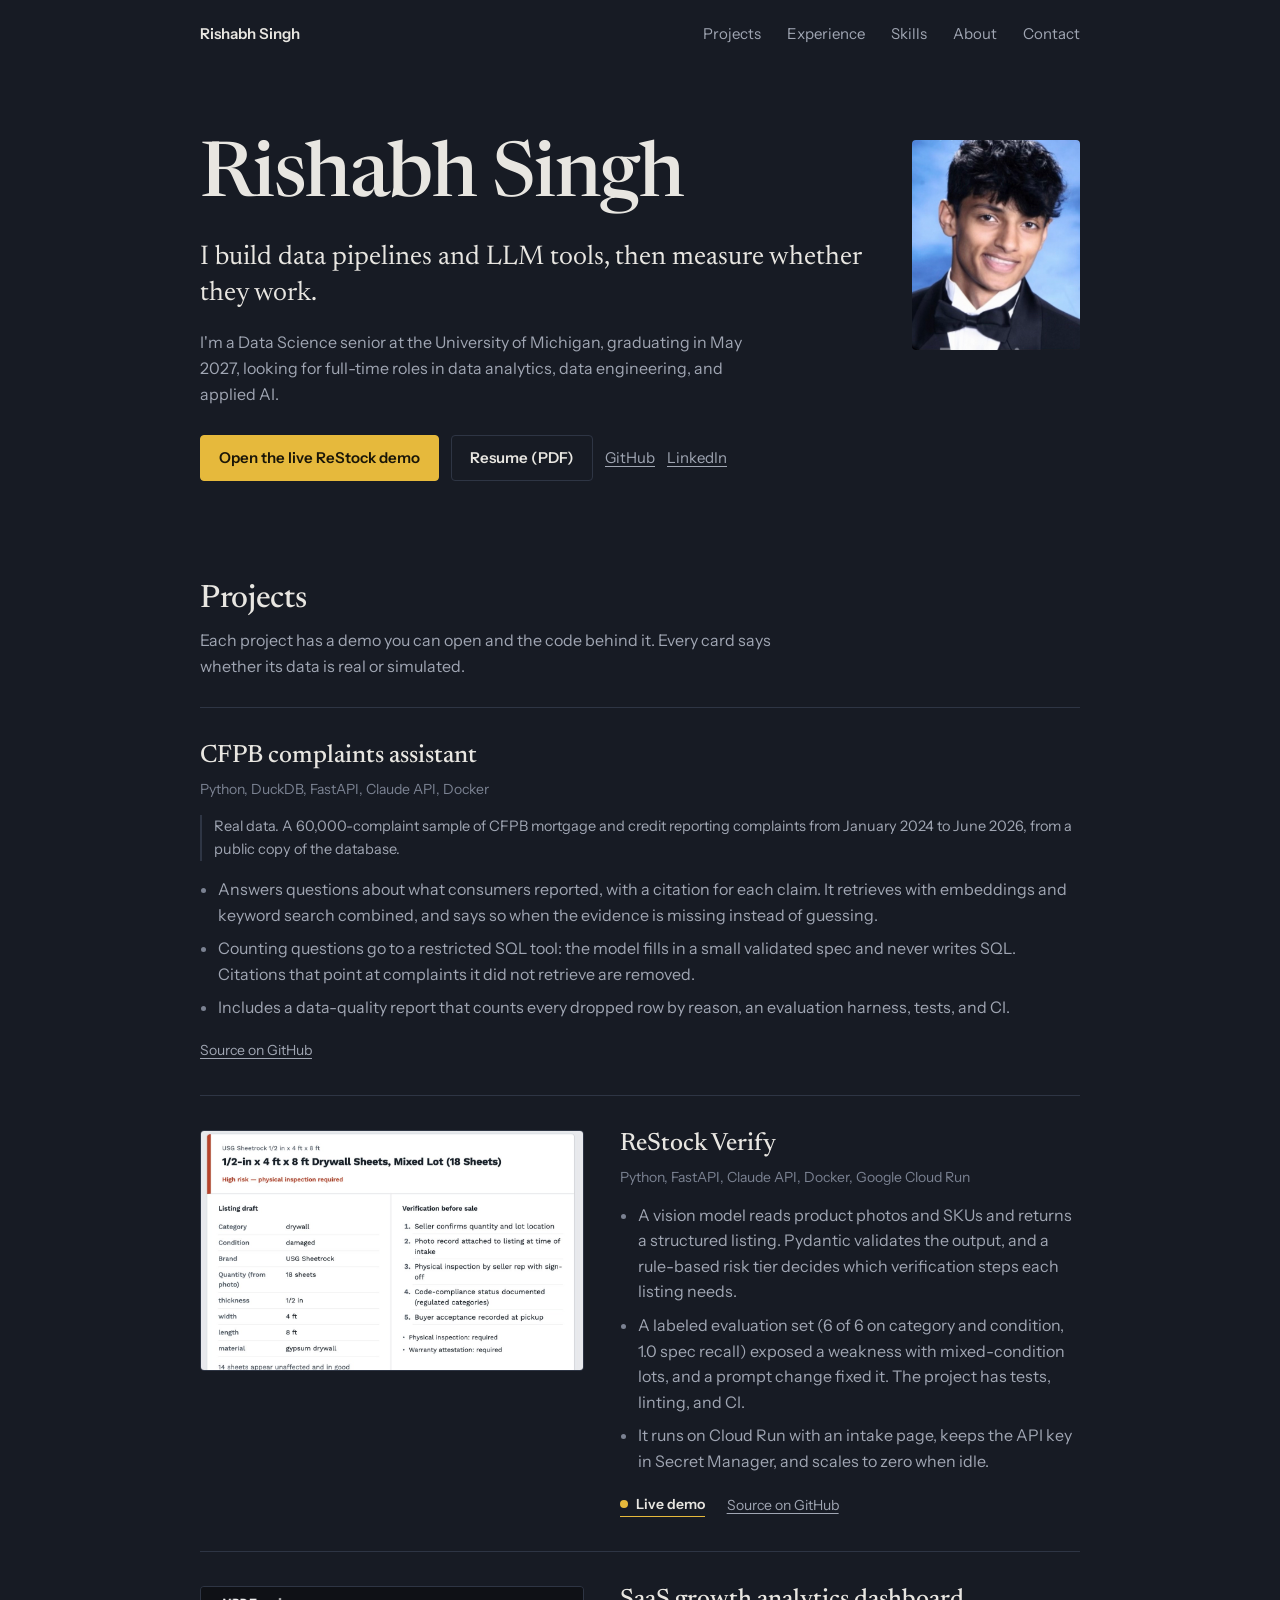
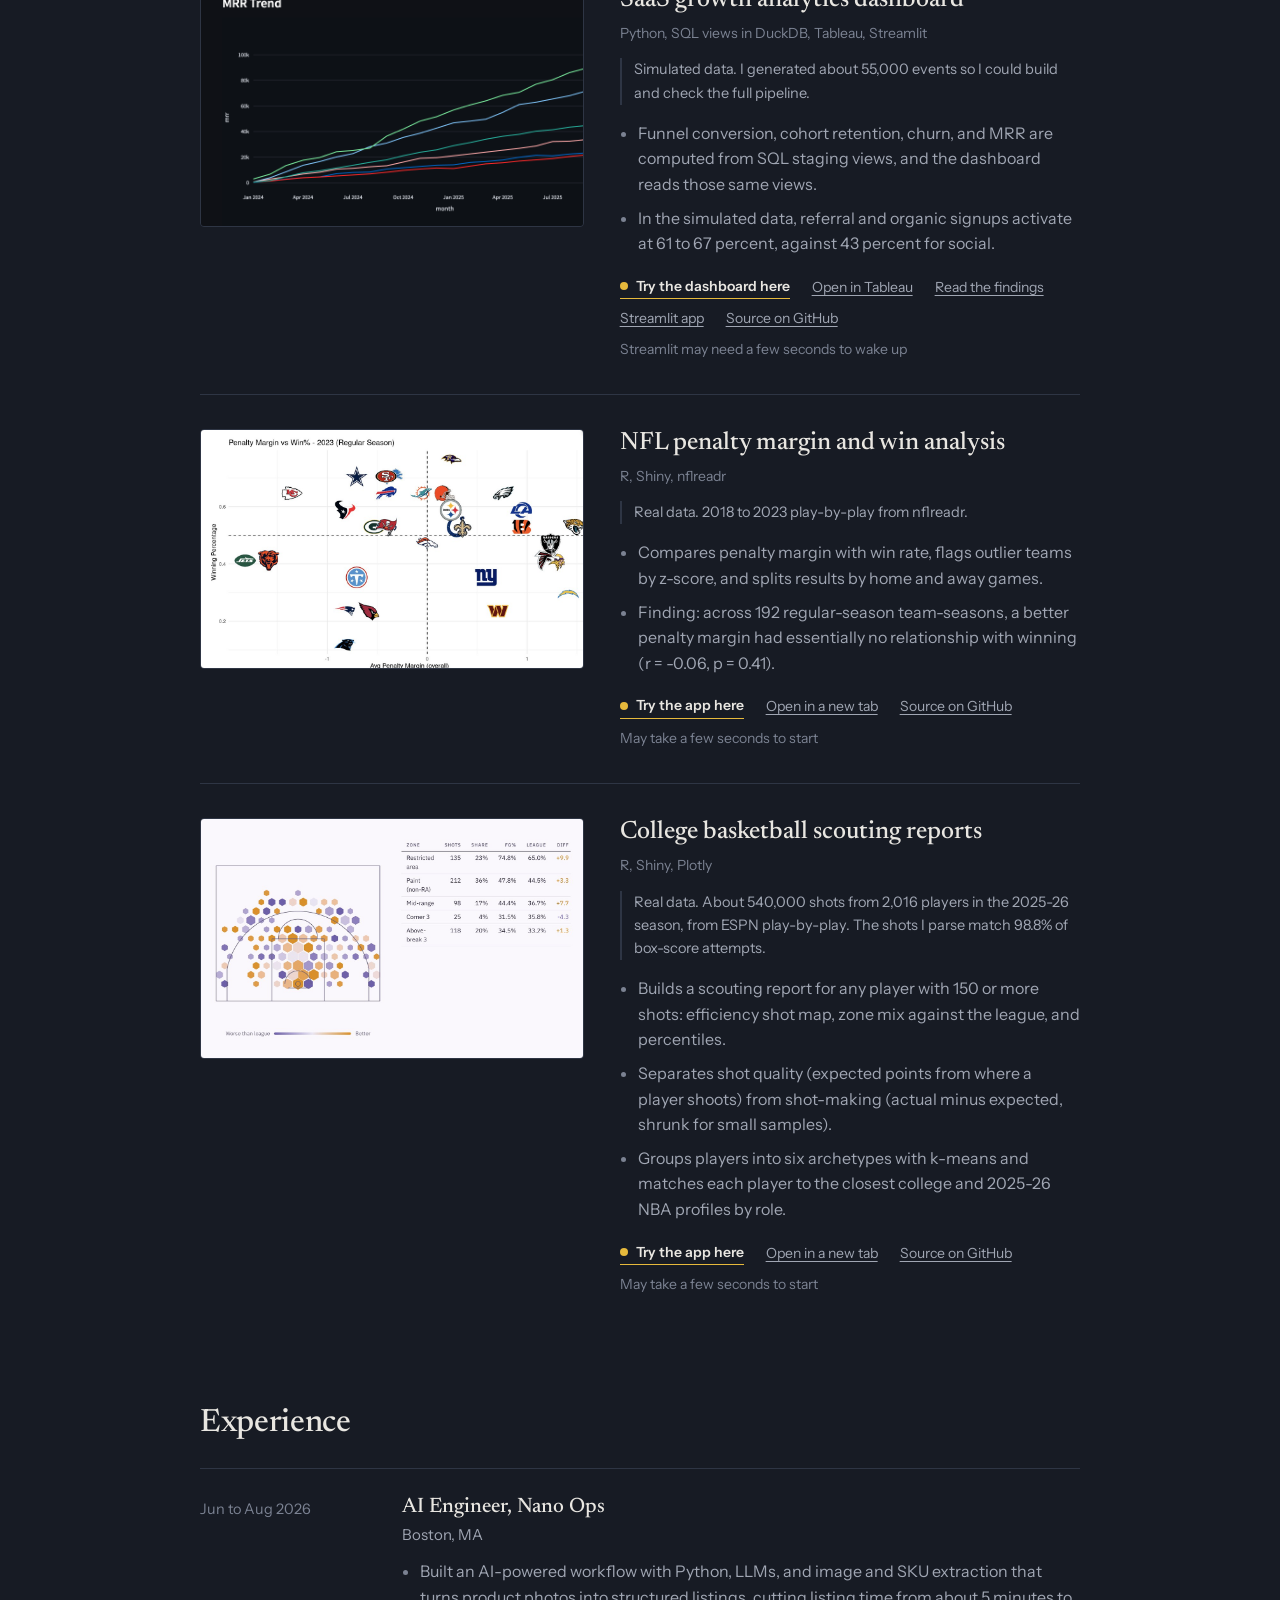
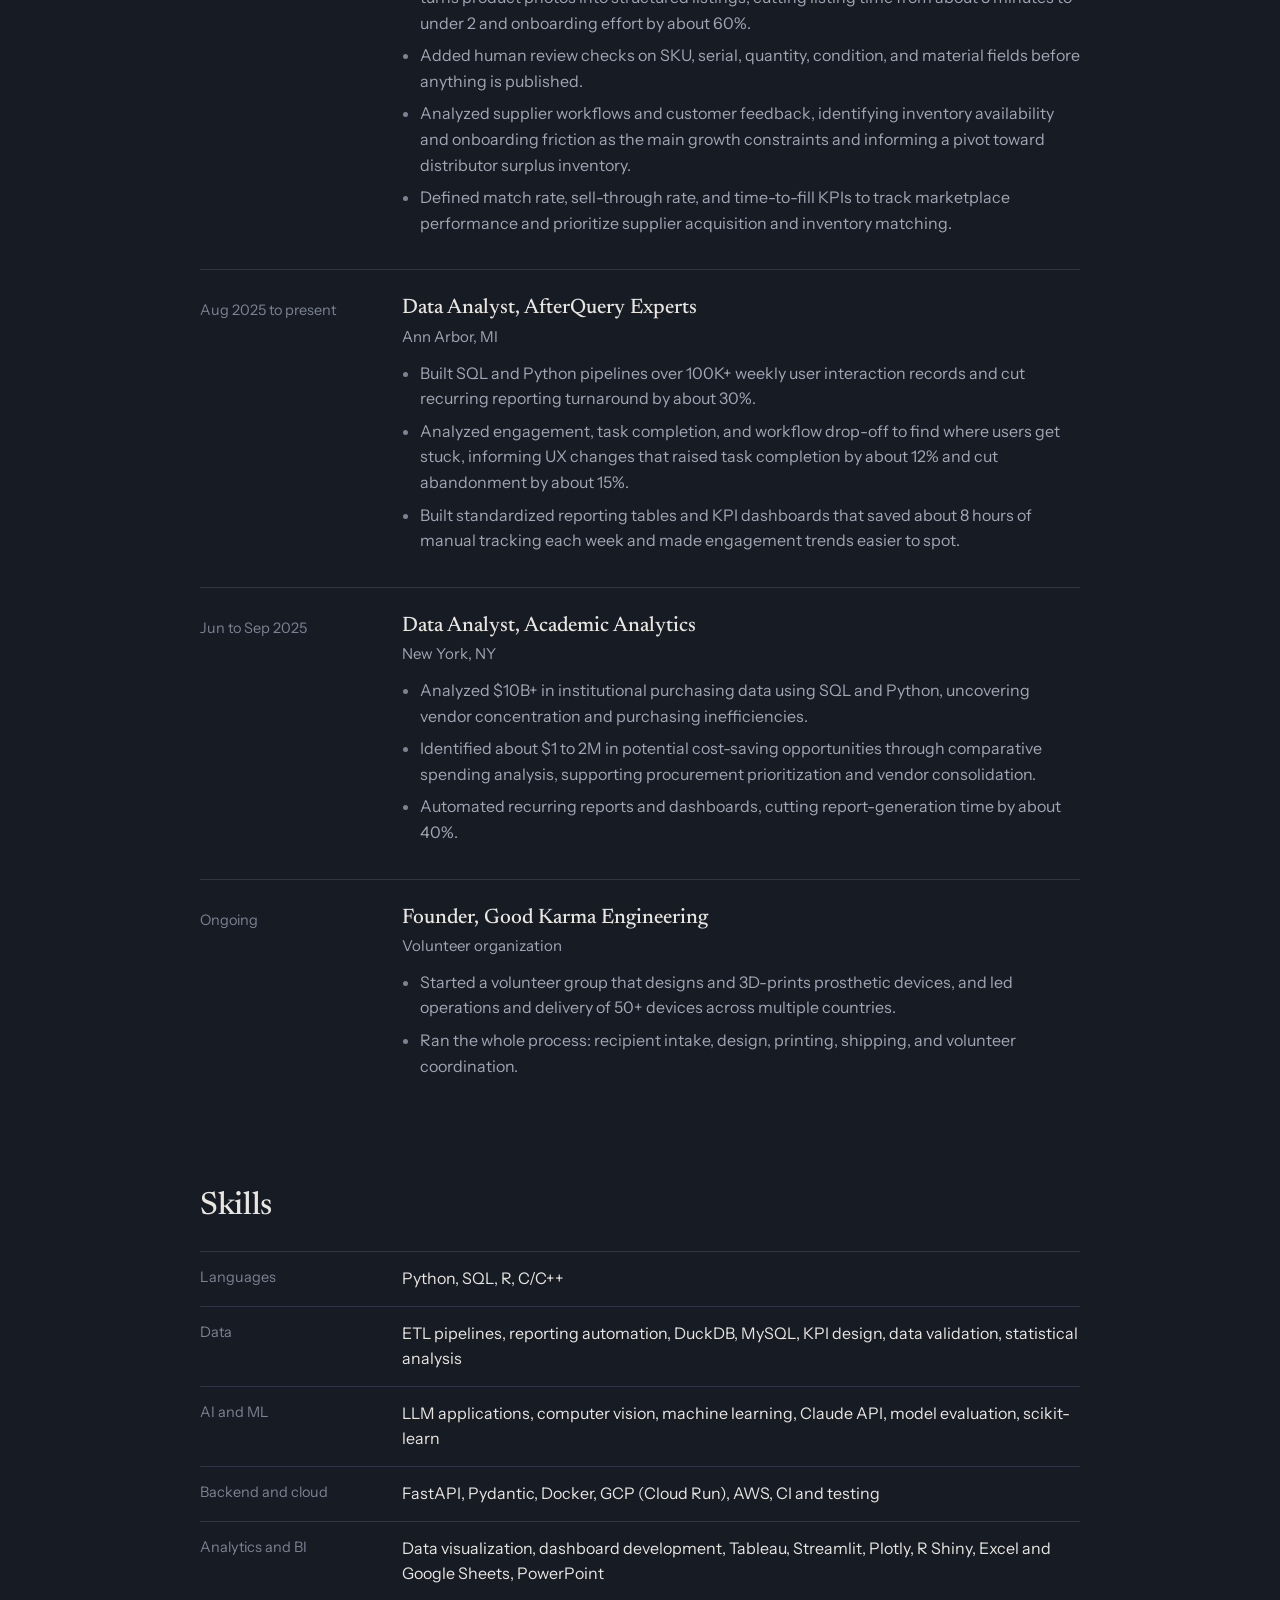
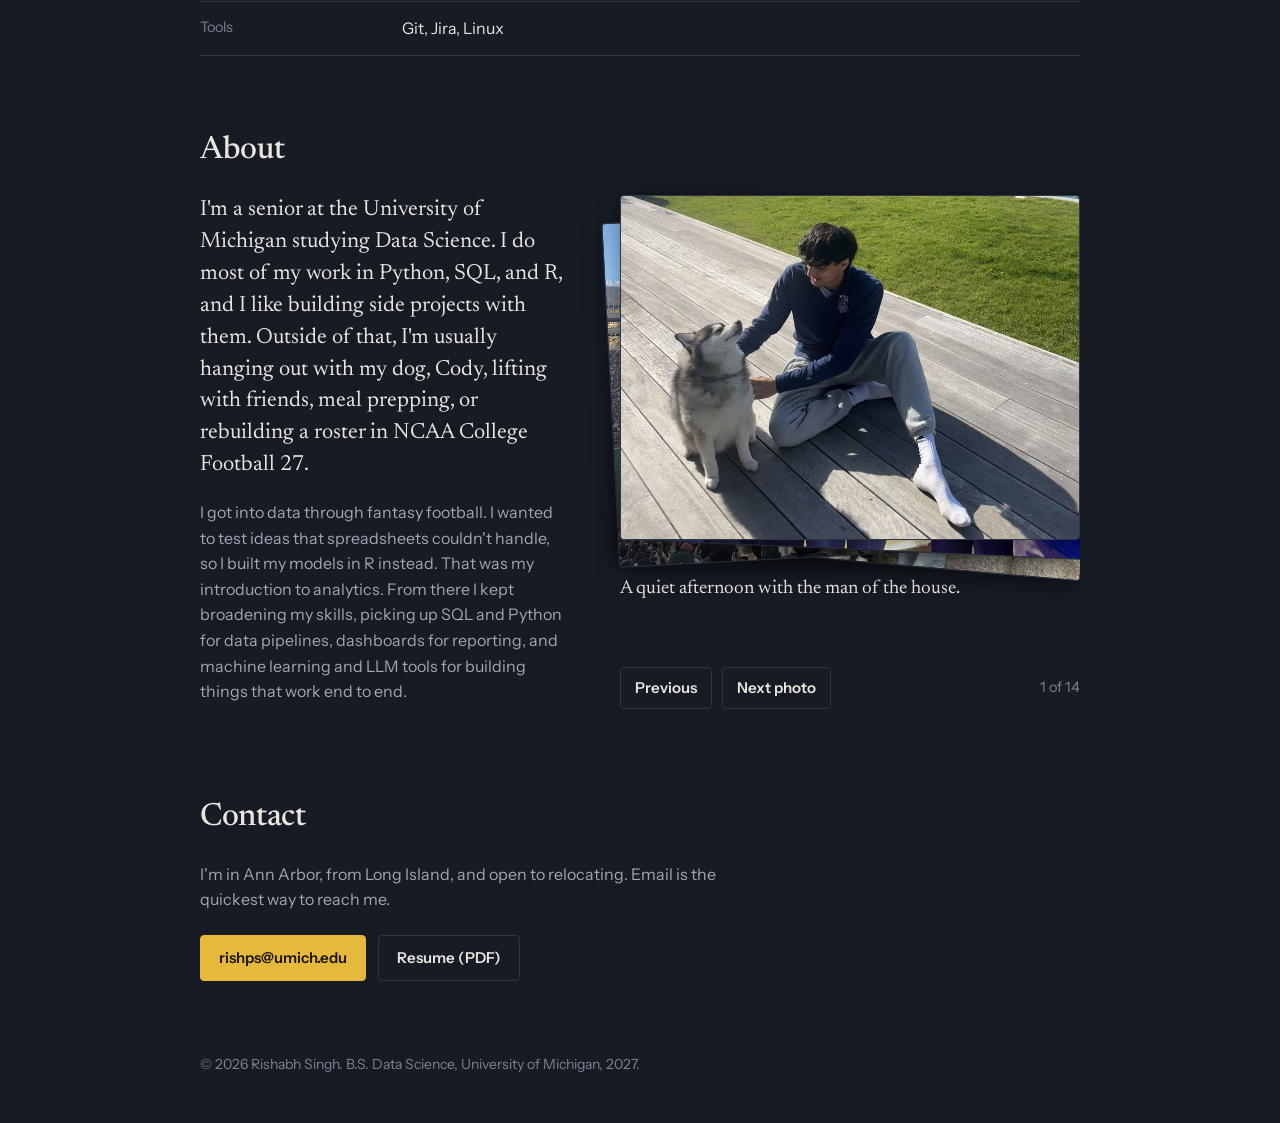
<file: index.html>
<!DOCTYPE html>
<html lang="en">
<head>
  <meta charset="UTF-8" />
  <meta name="viewport" content="width=device-width, initial-scale=1.0" />
  <title>Rishabh Singh | Data and AI</title>
  <meta name="description" content="Rishabh Singh is a University of Michigan Data Science senior (May 2027) who builds data pipelines and LLM tools, and the analysis that checks whether they work." />
  <meta property="og:type" content="website" />
  <meta property="og:title" content="Rishabh Singh | Data and AI" />
  <meta property="og:description" content="Data pipelines, LLM tools, and the analysis behind them. Live demos, code, resume." />
  <meta property="og:image" content="https://rishabhsxngh.github.io/preview.png" />
  <meta property="og:url" content="https://rishabhsxngh.github.io" />
  <meta name="twitter:card" content="summary_large_image" />
  <link rel="preconnect" href="https://fonts.googleapis.com" />
  <link rel="preconnect" href="https://fonts.gstatic.com" crossorigin />
  <link href="https://fonts.googleapis.com/css2?family=Newsreader:opsz,wght@6..72,400;6..72,500;6..72,600&family=Instrument+Sans:wght@400;500;600&display=swap" rel="stylesheet" />
  <style>
    :root {
      --bg: #171b24;
      --surface: #1e232e;
      --line: #2e3544;
      --text: #e8e6e1;
      --muted: #a0a6b3;
      --faint: #7b8292;
      --accent: #e6b93c;
      --serif: "Newsreader", Georgia, "Times New Roman", serif;
      --sans: "Instrument Sans", system-ui, -apple-system, "Segoe UI", sans-serif;
    }
    * { box-sizing: border-box; }
    html { scroll-behavior: smooth; }
    body {
      margin: 0;
      background: var(--bg);
      color: var(--text);
      font-family: var(--sans);
      font-size: 16px;
      line-height: 1.6;
      -webkit-font-smoothing: antialiased;
    }
    a { color: inherit; }
    img { display: block; max-width: 100%; }
    a:focus-visible { outline: 2px solid var(--accent); outline-offset: 3px; border-radius: 2px; }
    .wrap { width: min(880px, calc(100% - 48px)); margin: 0 auto; }

    /* top bar */
    .top { display: flex; justify-content: space-between; align-items: center; padding: 22px 0; font-size: 15px; }
    .top nav { display: flex; gap: 26px; }
    .top a { color: var(--muted); text-decoration: none; }
    .top a:hover { color: var(--text); }
    .top .home { color: var(--text); font-weight: 600; }

    /* intro */
    .intro { display: grid; grid-template-columns: 1fr 168px; gap: 48px; align-items: start; padding: 72px 0 24px; }
    h1 { font-family: var(--serif); font-weight: 500; font-size: clamp(46px, 7vw, 76px); line-height: 1.02; letter-spacing: -0.02em; margin: 0 0 22px; }
    .lede { font-family: var(--serif); font-size: clamp(22px, 2.6vw, 27px); line-height: 1.35; color: var(--text); margin: 0 0 18px; max-width: 30em; }
    .intro p.sub { color: var(--muted); margin: 0 0 28px; max-width: 36em; }
    .intro .photo img { width: 168px; height: 210px; object-fit: cover; border-radius: 4px; }
    .actions { display: flex; flex-wrap: wrap; gap: 12px; align-items: center; }
    .btn { display: inline-block; padding: 10px 18px; border-radius: 4px; font-weight: 600; font-size: 15px; text-decoration: none; border: 1px solid var(--line); color: var(--text); }
    .btn:hover { border-color: var(--muted); }
    .btn.primary { background: var(--accent); border-color: var(--accent); color: #1a1608; }
    .btn.primary:hover { background: #f0c95a; border-color: #f0c95a; }
    .textlink { color: var(--muted); font-size: 15px; text-underline-offset: 3px; }
    .textlink:hover { color: var(--text); }

    /* sections */
    section { padding-top: 76px; }
    h2 { font-family: var(--serif); font-weight: 500; font-size: 32px; letter-spacing: -0.01em; line-height: 1.15; margin: 0 0 26px; }
    .section-note { color: var(--muted); margin: -16px 0 28px; max-width: 38em; }

    /* projects */
    .project { display: grid; grid-template-columns: 1fr; gap: 20px; padding: 34px 0; border-top: 1px solid var(--line); }
    .project.has-shot { grid-template-columns: minmax(0, 5fr) minmax(0, 6fr); gap: 36px; align-items: start; }
    .project h3 { font-family: var(--serif); font-weight: 500; font-size: 25px; line-height: 1.2; margin: 0 0 6px; }
    .stack { color: var(--faint); font-size: 14px; margin: 0 0 14px; }
    .project ul { margin: 0 0 18px; padding-left: 18px; color: var(--muted); }
    .project li { margin-bottom: 8px; }
    .project li::marker { color: var(--faint); }
    .shot { border: 1px solid var(--line); border-radius: 4px; overflow: hidden; background: var(--surface); }
    .shot img { width: 100%; aspect-ratio: 16 / 10; object-fit: cover; object-position: top left; }
    .status { display: flex; flex-wrap: wrap; gap: 8px 22px; align-items: center; font-size: 14px; }
    .status .live { display: inline-flex; align-items: center; gap: 8px; font-weight: 600; color: var(--text); text-decoration: none; border-bottom: 1px solid var(--accent); padding-bottom: 1px; }
    .status .live::before { content: ""; width: 8px; height: 8px; border-radius: 50%; background: var(--accent); }
    .status .live:hover { color: var(--accent); }
    .status a.src { color: var(--muted); text-underline-offset: 3px; }
    .status a.src:hover { color: var(--text); }
    .status button.try { font: inherit; font-weight: 600; color: var(--text); background: none; border: 0; border-bottom: 1px solid var(--accent); padding: 0 0 1px; cursor: pointer; display: inline-flex; align-items: center; gap: 8px; }
    .status button.try::before { content: ""; width: 8px; height: 8px; border-radius: 50%; background: var(--accent); }
    .status button.try:hover { color: var(--accent); }
    .embed { grid-column: 1 / -1; border: 1px solid var(--line); border-radius: 4px; background: var(--surface); padding: 10px; overflow: hidden; }
    .embed[hidden] { display: none; }
    .embed .tableauPlaceholder { width: 100%; }
    .status .note { color: var(--faint); }
    .data-note { margin: 0 0 16px; padding-left: 12px; border-left: 2px solid var(--line); color: var(--muted); font-size: 14.5px; }

    /* experience */
    .role { display: grid; grid-template-columns: 170px 1fr; gap: 12px 32px; padding: 26px 0; border-top: 1px solid var(--line); }
    .role .when { color: var(--faint); font-size: 14.5px; padding-top: 3px; }
    .role h3 { font-family: var(--serif); font-weight: 500; font-size: 21px; line-height: 1.25; margin: 0 0 2px; }
    .role .where { color: var(--muted); font-size: 15px; margin: 0 0 12px; }
    .role ul { margin: 0; padding-left: 18px; color: var(--muted); }
    .role li { margin-bottom: 7px; }
    .role li::marker { color: var(--faint); }

    /* skills */
    dl.skills { margin: 0; border-top: 1px solid var(--line); }
    dl.skills div { display: grid; grid-template-columns: 170px 1fr; gap: 12px 32px; padding: 14px 0; border-bottom: 1px solid var(--line); }
    dl.skills dt { color: var(--faint); font-size: 14.5px; }
    dl.skills dd { margin: 0; color: var(--text); }

    /* about */
    #about { overflow-x: clip; }
    .about-grid { display: grid; grid-template-columns: minmax(0, 1fr) minmax(0, 460px); gap: 56px; align-items: start; }
    .about-text p { margin: 0 0 18px; color: var(--muted); max-width: 34em; }
    .about-text p.first { font-family: var(--serif); font-size: 22px; line-height: 1.45; color: var(--text); }
    .deck { position: relative; aspect-ratio: 4 / 3; margin-bottom: 36px; }
    .card { position: absolute; inset: 0; margin: 0; border-radius: 4px; overflow: hidden; border: 1px solid var(--line); background: var(--surface); box-shadow: 0 8px 22px rgba(0, 0, 0, 0.35); cursor: pointer; transition: transform .38s cubic-bezier(.2, .7, .2, 1), opacity .25s; }
    .card img { width: 100%; height: 100%; object-fit: cover; }
    .card[data-pos="0"] { transform: none; z-index: 4; }
    .card[data-pos="1"] { transform: translate(12px, 10px) rotate(2.5deg); z-index: 3; }
    .card[data-pos="2"] { transform: translate(-10px, 16px) rotate(-3deg); z-index: 2; }
    .card[data-pos="3"] { transform: translate(16px, 22px) rotate(5deg); z-index: 1; }
    .card[data-pos="4"] { transform: translate(16px, 22px) rotate(5deg); z-index: 0; opacity: 0; pointer-events: none; }
    .card.leaving { transform: translate(78%, -6%) rotate(12deg); opacity: 0; }
    .card.no-anim { transition: none; }
    .caption { min-height: 3.1em; margin: 0 0 14px; font-family: var(--serif); font-size: 19px; line-height: 1.35; }
    .deck-controls { display: flex; align-items: center; gap: 10px; }
    .deck-controls button { font: inherit; font-size: 15px; font-weight: 600; padding: 8px 14px; border-radius: 4px; border: 1px solid var(--line); background: transparent; color: var(--text); cursor: pointer; }
    .deck-controls button:hover { border-color: var(--muted); }
    .deck-controls button:focus-visible { outline: 2px solid var(--accent); outline-offset: 3px; }
    .deck-controls .count { margin-left: auto; color: var(--faint); font-size: 14.5px; }

    /* contact */
    .contact p { color: var(--muted); max-width: 34em; margin: 0 0 22px; }
    footer { padding: 72px 0 48px; color: var(--faint); font-size: 14px; }

    @media (max-width: 760px) {
      .wrap { width: calc(100% - 40px); }
      .top .home { display: none; }
      .top nav { width: 100%; justify-content: space-between; flex-wrap: wrap; row-gap: 2px; font-size: 13px; }
      .deck { width: calc(100% - 28px); }
      .intro { grid-template-columns: 1fr; gap: 28px; padding-top: 40px; }
      .intro .photo { order: -1; }
      .intro .photo img { width: 104px; height: 130px; }
      section { padding-top: 56px; }
      .project.has-shot { grid-template-columns: 1fr; gap: 20px; }
      .role, dl.skills div { grid-template-columns: 1fr; gap: 2px; }
      .about-grid { grid-template-columns: 1fr; gap: 40px; }
      .about-text p.first { font-size: 20px; }
    }
    @media (prefers-reduced-motion: reduce) { html { scroll-behavior: auto; } .card { transition: none; } }
  </style>
</head>
<body>

<div class="wrap">
  <div class="top">
    <a class="home" href="#">Rishabh Singh</a>
    <nav>
      <a href="#projects">Projects</a>
      <a href="#experience">Experience</a>
      <a href="#skills">Skills</a>
      <a href="#about">About</a>
      <a href="#contact">Contact</a>
    </nav>
  </div>

  <header class="intro">
    <div>
      <h1>Rishabh Singh</h1>
      <p class="lede">I build data pipelines and LLM tools, then measure whether they work.</p>
      <p class="sub">I'm a Data Science senior at the University of Michigan, graduating in May 2027, looking for full-time roles in data analytics, data engineering, and applied AI.</p>
      <div class="actions">
        <a class="btn primary" href="https://restock-verify-336252879714.us-central1.run.app" target="_blank" rel="noreferrer">Open the live ReStock demo</a>
        <a class="btn" href="RishabhSingh_Resume_F26.pdf" target="_blank" rel="noreferrer">Resume (PDF)</a>
        <a class="textlink" href="https://github.com/rishabhsxngh" target="_blank" rel="noreferrer">GitHub</a>
        <a class="textlink" href="https://www.linkedin.com/in/rishabhsingh2027" target="_blank" rel="noreferrer">LinkedIn</a>
      </div>
    </div>
    <div class="photo"><img src="assets/img/photo.jpg" alt="Portrait of Rishabh Singh" /></div>
  </header>

  <main>
    <section id="projects">
      <h2>Projects</h2>
      <p class="section-note">Each project has a demo you can open and the code behind it. Every card says whether its data is real or simulated.</p>

      <article class="project">
        <div>
          <h3>CFPB complaints assistant</h3>
          <p class="stack">Python, DuckDB, FastAPI, Claude API, Docker</p>
          <p class="data-note">Real data. A 60,000-complaint sample of CFPB mortgage and credit reporting complaints from January 2024 to June 2026, from a public copy of the database.</p>
          <ul>
            <li>Answers questions about what consumers reported, with a citation for each claim. It retrieves with embeddings and keyword search combined, and says so when the evidence is missing instead of guessing.</li>
            <li>Counting questions go to a restricted SQL tool: the model fills in a small validated spec and never writes SQL. Citations that point at complaints it did not retrieve are removed.</li>
            <li>Includes a data-quality report that counts every dropped row by reason, an evaluation harness, tests, and CI.</li>
          </ul>
          <div class="status">
            <a class="src" href="https://github.com/rishabhsxngh/cfpb-rag" target="_blank" rel="noreferrer">Source on GitHub</a>
          </div>
        </div>
      </article>

      <article class="project has-shot">
        <div class="shot"><img src="assets/img/restock-app.jpg" alt="ReStock Verify result: a drywall listing draft flagged high risk, with its verification steps" /></div>
        <div>
          <h3>ReStock Verify</h3>
          <p class="stack">Python, FastAPI, Claude API, Docker, Google Cloud Run</p>
          <ul>
            <li>A vision model reads product photos and SKUs and returns a structured listing. Pydantic validates the output, and a rule-based risk tier decides which verification steps each listing needs.</li>
            <li>A labeled evaluation set (6 of 6 on category and condition, 1.0 spec recall) exposed a weakness with mixed-condition lots, and a prompt change fixed it. The project has tests, linting, and CI.</li>
            <li>It runs on Cloud Run with an intake page, keeps the API key in Secret Manager, and scales to zero when idle.</li>
          </ul>
          <div class="status">
            <a class="live" href="https://restock-verify-336252879714.us-central1.run.app" target="_blank" rel="noreferrer">Live demo</a>
            <a class="src" href="https://github.com/rishabhsxngh/restock-verify" target="_blank" rel="noreferrer">Source on GitHub</a>
          </div>
        </div>
      </article>

      <article class="project has-shot">
        <div class="shot"><img src="assets/img/saas-dashboard.png" alt="Screenshot of the SaaS growth analytics dashboard" /></div>
        <div>
          <h3>SaaS growth analytics dashboard</h3>
          <p class="stack">Python, SQL views in DuckDB, Tableau, Streamlit</p>
          <p class="data-note">Simulated data. I generated about 55,000 events so I could build and check the full pipeline.</p>
          <ul>
            <li>Funnel conversion, cohort retention, churn, and MRR are computed from SQL staging views, and the dashboard reads those same views.</li>
            <li>In the simulated data, referral and organic signups activate at 61 to 67 percent, against 43 percent for social.</li>
          </ul>
          <div class="status">
            <button class="try" type="button" aria-expanded="false" aria-controls="tableau-embed">Try the dashboard here</button>
            <a class="src" href="https://public.tableau.com/views/SaaSGrowthAnalytics/AcquisitionPerformance?:language=en-US&amp;:display_count=n" target="_blank" rel="noreferrer">Open in Tableau</a>
            <a class="src" href="saas-findings.html">Read the findings</a>
            <a class="src" href="https://rishabh-saas-analytics.streamlit.app" target="_blank" rel="noreferrer">Streamlit app</a>
            <a class="src" href="https://github.com/rishabhsxngh/saas-growth-analytics" target="_blank" rel="noreferrer">Source on GitHub</a>
            <span class="note">Streamlit may need a few seconds to wake up</span>
          </div>
        </div>
        <div class="embed" id="tableau-embed" hidden></div>
      </article>

      <article class="project has-shot">
        <div class="shot"><img src="assets/img/nfl-app.jpg" alt="Screenshot of the NFL penalty margin app showing team logos on a penalty margin versus win percentage plot" /></div>
        <div>
          <h3>NFL penalty margin and win analysis</h3>
          <p class="stack">R, Shiny, nflreadr</p>
          <p class="data-note">Real data. 2018 to 2023 play-by-play from nflreadr.</p>
          <ul>
            <li>Compares penalty margin with win rate, flags outlier teams by z-score, and splits results by home and away games.</li>
            <li>Finding: across 192 regular-season team-seasons, a better penalty margin had essentially no relationship with winning (r = -0.06, p = 0.41).</li>
          </ul>
          <div class="status">
            <button class="try" type="button" data-embed="nfl-embed" data-src="https://01a179ca-957f-4234-8a71-6278fc3c0248.share.connect.posit.cloud/" data-title="NFL penalty margin app" data-open="Try the app here" data-close="Hide the app" aria-expanded="false" aria-controls="nfl-embed">Try the app here</button>
            <a class="src" href="https://01a179ca-957f-4234-8a71-6278fc3c0248.share.connect.posit.cloud/" target="_blank" rel="noreferrer">Open in a new tab</a>
            <a class="src" href="https://github.com/rishabhsxngh/NFL-Analysis" target="_blank" rel="noreferrer">Source on GitHub</a>
            <span class="note">May take a few seconds to start</span>
          </div>
        </div>
        <div class="embed" id="nfl-embed" hidden></div>
      </article>

      <article class="project has-shot">
        <div class="shot"><img src="assets/img/nba-report.jpg" alt="Shot chart for AJ Dybantsa: hexagons sized by shot frequency and coloured by FG% against the league, next to a table of FG% by zone" loading="lazy" /></div>
        <div>
          <h3>College basketball scouting reports</h3>
          <p class="stack">R, Shiny, Plotly</p>
          <p class="data-note">Real data. About 540,000 shots from 2,016 players in the 2025-26 season, from ESPN play-by-play. The shots I parse match 98.8% of box-score attempts.</p>
          <ul>
            <li>Builds a scouting report for any player with 150 or more shots: efficiency shot map, zone mix against the league, and percentiles.</li>
            <li>Separates shot quality (expected points from where a player shoots) from shot-making (actual minus expected, shrunk for small samples).</li>
            <li>Groups players into six archetypes with k-means and matches each player to the closest college and 2025-26 NBA profiles by role.</li>
          </ul>
          <div class="status">
            <button class="try" type="button" data-embed="nba-embed" data-src="https://01a17e91-ff19-0d9b-ed46-417a9d8dfb30.share.connect.posit.cloud/" data-title="College basketball scouting app" data-open="Try the app here" data-close="Hide the app" aria-expanded="false" aria-controls="nba-embed">Try the app here</button>
            <a class="src" href="https://01a17e91-ff19-0d9b-ed46-417a9d8dfb30.share.connect.posit.cloud/" target="_blank" rel="noreferrer">Open in a new tab</a>
            <a class="src" href="https://github.com/rishabhsxngh/nba-prospect-evaluation-tool" target="_blank" rel="noreferrer">Source on GitHub</a>
            <span class="note">May take a few seconds to start</span>
          </div>
        </div>
        <div class="embed" id="nba-embed" hidden></div>
      </article>
    </section>

    <section id="experience">
      <h2>Experience</h2>

      <article class="role">
        <div class="when">Jun to Aug 2026</div>
        <div>
          <h3>AI Engineer, Nano Ops</h3>
          <p class="where">Boston, MA</p>
          <ul>
            <li>Built an AI-powered workflow with Python, LLMs, and image and SKU extraction that turns product photos into structured listings, cutting listing time from about 5 minutes to under 2 and onboarding effort by about 60%.</li>
            <li>Added human review checks on SKU, serial, quantity, condition, and material fields before anything is published.</li>
            <li>Analyzed supplier workflows and customer feedback, identifying inventory availability and onboarding friction as the main growth constraints and informing a pivot toward distributor surplus inventory.</li>
            <li>Defined match rate, sell-through rate, and time-to-fill KPIs to track marketplace performance and prioritize supplier acquisition and inventory matching.</li>
          </ul>
        </div>
      </article>

      <article class="role">
        <div class="when">Aug 2025 to present</div>
        <div>
          <h3>Data Analyst, AfterQuery Experts</h3>
          <p class="where">Ann Arbor, MI</p>
          <ul>
            <li>Built SQL and Python pipelines over 100K+ weekly user interaction records and cut recurring reporting turnaround by about 30%.</li>
            <li>Analyzed engagement, task completion, and workflow drop-off to find where users get stuck, informing UX changes that raised task completion by about 12% and cut abandonment by about 15%.</li>
            <li>Built standardized reporting tables and KPI dashboards that saved about 8 hours of manual tracking each week and made engagement trends easier to spot.</li>
          </ul>
        </div>
      </article>

      <article class="role">
        <div class="when">Jun to Sep 2025</div>
        <div>
          <h3>Data Analyst, Academic Analytics</h3>
          <p class="where">New York, NY</p>
          <ul>
            <li>Analyzed $10B+ in institutional purchasing data using SQL and Python, uncovering vendor concentration and purchasing inefficiencies.</li>
            <li>Identified about $1 to 2M in potential cost-saving opportunities through comparative spending analysis, supporting procurement prioritization and vendor consolidation.</li>
            <li>Automated recurring reports and dashboards, cutting report-generation time by about 40%.</li>
          </ul>
        </div>
      </article>

      <article class="role">
        <div class="when">Ongoing</div>
        <div>
          <h3>Founder, Good Karma Engineering</h3>
          <p class="where">Volunteer organization</p>
          <ul>
            <li>Started a volunteer group that designs and 3D-prints prosthetic devices, and led operations and delivery of 50+ devices across multiple countries.</li>
            <li>Ran the whole process: recipient intake, design, printing, shipping, and volunteer coordination.</li>
          </ul>
        </div>
      </article>
    </section>

    <section id="skills">
      <h2>Skills</h2>
      <dl class="skills">
        <div><dt>Languages</dt><dd>Python, SQL, R, C/C++</dd></div>
        <div><dt>Data</dt><dd>ETL pipelines, reporting automation, DuckDB, MySQL, KPI design, data validation, statistical analysis</dd></div>
        <div><dt>AI and ML</dt><dd>LLM applications, computer vision, machine learning, Claude API, model evaluation, scikit-learn</dd></div>
        <div><dt>Backend and cloud</dt><dd>FastAPI, Pydantic, Docker, GCP (Cloud Run), AWS, CI and testing</dd></div>
        <div><dt>Analytics and BI</dt><dd>Data visualization, dashboard development, Tableau, Streamlit, Plotly, R Shiny, Excel and Google Sheets, PowerPoint</dd></div>
        <div><dt>Tools</dt><dd>Git, Jira, Linux</dd></div>
      </dl>
    </section>

    <section id="about">
      <h2>About</h2>
      <div class="about-grid">
        <div class="about-text">
          <p class="first">I'm a senior at the University of Michigan studying Data Science. I do most of my work in Python, SQL, and R, and I like building side projects with them. Outside of that, I'm usually hanging out with my dog, Cody, lifting with friends, meal prepping, or rebuilding a roster in NCAA College Football 27.</p>
          <p>I got into data through fantasy football. I wanted to test ideas that spreadsheets couldn't handle, so I built my models in R instead. That was my introduction to analytics. From there I kept broadening my skills, picking up SQL and Python for data pipelines, dashboards for reporting, and machine learning and LLM tools for building things that work end to end.</p>
        </div>
        <div class="shuffle" id="shuffle">
          <div class="deck" id="deck">
            <figure class="card" data-caption="A quiet afternoon with the man of the house.">
              <img src="assets/img/about-dog.jpg" alt="Sitting on a wooden deck, petting a large husky-type dog, with a lawn behind" width="840" height="630" />
            </figure>
            <figure class="card" data-caption="Got priced out of the playoff run, but we didn’t miss a watch party.">
              <img src="assets/img/about-knicks.jpg" alt="Five people in Knicks gear in the stands at Madison Square Garden" width="840" height="630" loading="lazy" decoding="async" />
            </figure>
            <figure class="card" data-caption="Nothing beats a Saturday at the Big House.">
              <img src="assets/img/about-stadium.jpg" alt="Michigan Stadium packed with fans, with the marching band on the field" width="840" height="630" loading="lazy" decoding="async" />
            </figure>
            <figure class="card" data-caption="Toledo, Spain, with some friends during spring break.">
              <img src="assets/img/about-spain.jpg" alt="Five friends standing together on a stone wall above a river and hillside town" width="840" height="630" loading="lazy" decoding="async" />
            </figure>
            <figure class="card" data-caption="Smiling through the pain after a last-second loss to Iowa in the Maize Out game.">
              <img src="assets/img/about-stands.jpg" alt="A group of friends in maize and blue in the stands at a Michigan game" width="840" height="630" loading="lazy" decoding="async" />
            </figure>
            <figure class="card" data-caption="Spikeball at the beach: where the rules are a suggestion and the arguments are mandatory.">
              <img src="assets/img/about-spikeball.jpg" alt="Four people playing Spikeball on a sunny beach" width="840" height="630" loading="lazy" decoding="async" />
            </figure>
            <figure class="card" data-caption="Wakeboarding at sunset in North Muskegon, Michigan, before school starts up.">
              <img src="assets/img/about-lake.jpg" alt="Five friends on a boat at sunset holding a wakeboard" width="840" height="630" loading="lazy" decoding="async" />
            </figure>
            <figure class="card" data-caption="Feeding the guy Reginald.">
              <img src="assets/img/about-kangaroo.jpg" alt="Crouching on the grass reaching toward kangaroos" width="840" height="630" loading="lazy" decoding="async" />
            </figure>
            <figure class="card" data-caption="Nothing to smile about after a heartbreaking loss in the IM soccer championship. I’ll get my hands on one of those shirts one day.">
              <img src="assets/img/about-soccer.jpg" alt="A group of friends posing on a lit soccer field at night with a ball" width="840" height="630" loading="lazy" decoding="async" />
            </figure>
            <figure class="card" data-caption="Seniors in front of the house on the first day of class. Never a quiet moment in here.">
              <img src="assets/img/about-house.jpg" alt="A large group of friends standing on the porch and steps of a yellow house" width="840" height="630" loading="lazy" decoding="async" />
            </figure>
            <figure class="card" data-caption="Parading the streets after Michigan dominated March Madness en route to the first championship since 1989. Shock the world, boys!">
              <img src="assets/img/about-night.jpg" alt="Friends crowded together smiling outside an acai bowl shop at night" width="840" height="630" loading="lazy" decoding="async" />
            </figure>
            <figure class="card" data-caption="Scenes after winning the infamous Session 1 vs. Session 2 basketball game at Hindu Heritage Summer Camp.">
              <img src="assets/img/about-driveway.jpg" alt="A large group of friends posing together at dusk with a basketball hoop behind" width="840" height="630" loading="lazy" decoding="async" />
            </figure>
            <figure class="card" data-caption="Wrapped up a successful three-week session at Hindu Heritage Summer Camp, a camp I first attended at 9 years old, all the way to 2024 as Assistant Director.">
              <img src="assets/img/about-stage.jpg" alt="A big group posing on a stage under red and purple lights" width="840" height="630" loading="lazy" decoding="async" />
            </figure>
            <figure class="card" data-caption="Gotta love the free meals when Mom’s in town!">
              <img src="assets/img/about-dinner.jpg" alt="Two people sitting close together at a restaurant table" width="840" height="630" loading="lazy" decoding="async" />
            </figure>
          </div>
          <p class="caption" id="caption" aria-live="polite"></p>
          <div class="deck-controls">
            <button type="button" id="prev" aria-label="Previous photo">Previous</button>
            <button type="button" id="next" aria-label="Next photo">Next photo</button>
            <span class="count" id="count"></span>
          </div>
        </div>
      </div>
    </section>

    <section id="contact" class="contact">
      <h2>Contact</h2>
      <p>I'm in Ann Arbor, from Long Island, and open to relocating. Email is the quickest way to reach me.</p>
      <div class="actions">
        <a class="btn primary" href="mailto:rishps@umich.edu">rishps@umich.edu</a>
        <a class="btn" href="RishabhSingh_Resume_F26.pdf" target="_blank" rel="noreferrer">Resume (PDF)</a>
      </div>
    </section>
  </main>

  <footer>
    <span>© <span id="year"></span> Rishabh Singh. B.S. Data Science, University of Michigan, 2027.</span>
  </footer>
</div>

<script>
  document.getElementById("year").textContent = new Date().getFullYear();

  (function () {
    var deck = document.getElementById("deck");
    var cards = Array.prototype.slice.call(deck.querySelectorAll(".card"));
    var caption = document.getElementById("caption");
    var count = document.getElementById("count");
    var reduce = window.matchMedia("(prefers-reduced-motion: reduce)").matches;
    var order = cards.slice();
    var busy = false;

    cards.forEach(function (c, i) { c.dataset.idx = i; });

    function reserveCaption() {
      var keep = caption.textContent, max = 0;
      caption.style.minHeight = "0";
      cards.forEach(function (c) { caption.textContent = c.dataset.caption; max = Math.max(max, caption.offsetHeight); });
      caption.textContent = keep;
      caption.style.minHeight = max + "px";
    }

    function render() {
      order.forEach(function (c, i) { c.dataset.pos = Math.min(i, 4); });
      caption.textContent = order[0].dataset.caption;
      count.textContent = (Number(order[0].dataset.idx) + 1) + " of " + cards.length;
    }

    function next() {
      if (busy) return;
      busy = true;
      var top = order[0];
      top.classList.add("leaving");
      setTimeout(function () {
        order.push(order.shift());
        top.classList.add("no-anim");
        render();
        void top.offsetWidth;
        top.classList.remove("leaving", "no-anim");
        busy = false;
      }, reduce ? 0 : 260);
    }

    function prev() {
      if (busy) return;
      busy = true;
      var back = order[order.length - 1];
      back.classList.add("no-anim", "leaving");
      order.unshift(order.pop());
      render();
      void back.offsetWidth;
      back.classList.remove("no-anim");
      requestAnimationFrame(function () {
        back.classList.remove("leaving");
        setTimeout(function () { busy = false; }, reduce ? 0 : 380);
      });
    }

    document.getElementById("next").addEventListener("click", next);
    document.getElementById("prev").addEventListener("click", prev);
    deck.addEventListener("click", function (e) {
      if (e.target.closest(".card") === order[0]) next();
    });
    document.getElementById("shuffle").addEventListener("keydown", function (e) {
      if (e.key === "ArrowRight") { next(); }
      if (e.key === "ArrowLeft") { prev(); }
    });

    render();
    reserveCaption();
    window.addEventListener("resize", reserveCaption);
  })();
</script>
<script>
(function () {
  var btn = document.querySelector('button.try:not([data-embed])'), box = document.getElementById('tableau-embed'), loaded = false;
  if (!btn || !box) return;
  btn.addEventListener('click', function () {
    var open = box.hidden;
    box.hidden = !open;
    btn.setAttribute('aria-expanded', String(open));
    btn.textContent = open ? 'Hide the dashboard' : 'Try the dashboard here';
    if (!open || loaded) return;
    loaded = true;
    var id = 'viz-saas';
    var w = Math.max(280, box.clientWidth - 22);
    var h = w > 700 ? Math.round(w * 0.827) + 30 : 727;
    box.innerHTML = "<div class='tableauPlaceholder' id='" + id + "' style='position:relative'>" +
      "<noscript><a href='https://public.tableau.com/views/SaaSGrowthAnalytics/AcquisitionPerformance'>Open the dashboard on Tableau Public</a></noscript>" +
      "<object class='tableauViz' style='display:none;'>" +
      "<param name='host_url' value='https%3A%2F%2Fpublic.tableau.com%2F' /><param name='embed_code_version' value='3' /><param name='site_root' value='' />" +
      "<param name='name' value='SaaSGrowthAnalytics&#47;AcquisitionPerformance' /><param name='tabs' value='no' /><param name='toolbar' value='yes' />" +
      "<param name='static_image' value='https:&#47;&#47;public.tableau.com&#47;static&#47;images&#47;Sa&#47;SaaSGrowthAnalytics&#47;AcquisitionPerformance&#47;1.png' />" +
      "<param name='animate_transition' value='yes' /><param name='display_static_image' value='yes' /><param name='display_spinner' value='yes' />" +
      "<param name='display_overlay' value='yes' /><param name='display_count' value='yes' /><param name='language' value='en-US' /></object></div>";
    var div = document.getElementById(id), viz = div.getElementsByTagName('object')[0];
    viz.style.width = w + 'px'; viz.style.height = h + 'px';
    var sc = document.createElement('script');
    sc.src = 'https://public.tableau.com/javascripts/api/viz_v1.js';
    viz.parentNode.insertBefore(sc, viz);
  });
})();
</script>
<script>
(function () {
  document.querySelectorAll('button.try[data-embed]').forEach(function (btn) {
    var box = document.getElementById(btn.getAttribute('data-embed')), loaded = false;
    if (!box) return;
    btn.addEventListener('click', function () {
      var open = box.hidden;
      box.hidden = !open;
      btn.setAttribute('aria-expanded', String(open));
      btn.textContent = open ? btn.getAttribute('data-close') : btn.getAttribute('data-open');
      if (!open || loaded) return;
      loaded = true;
      var f = document.createElement('iframe');
      f.src = btn.getAttribute('data-src');
      f.title = btn.getAttribute('data-title');
      f.loading = 'lazy';
      f.style.cssText = 'width:100%;height:820px;border:0;background:#fff;display:block';
      box.appendChild(f);
    });
  });
})();
</script>
</body>
</html>
</file>
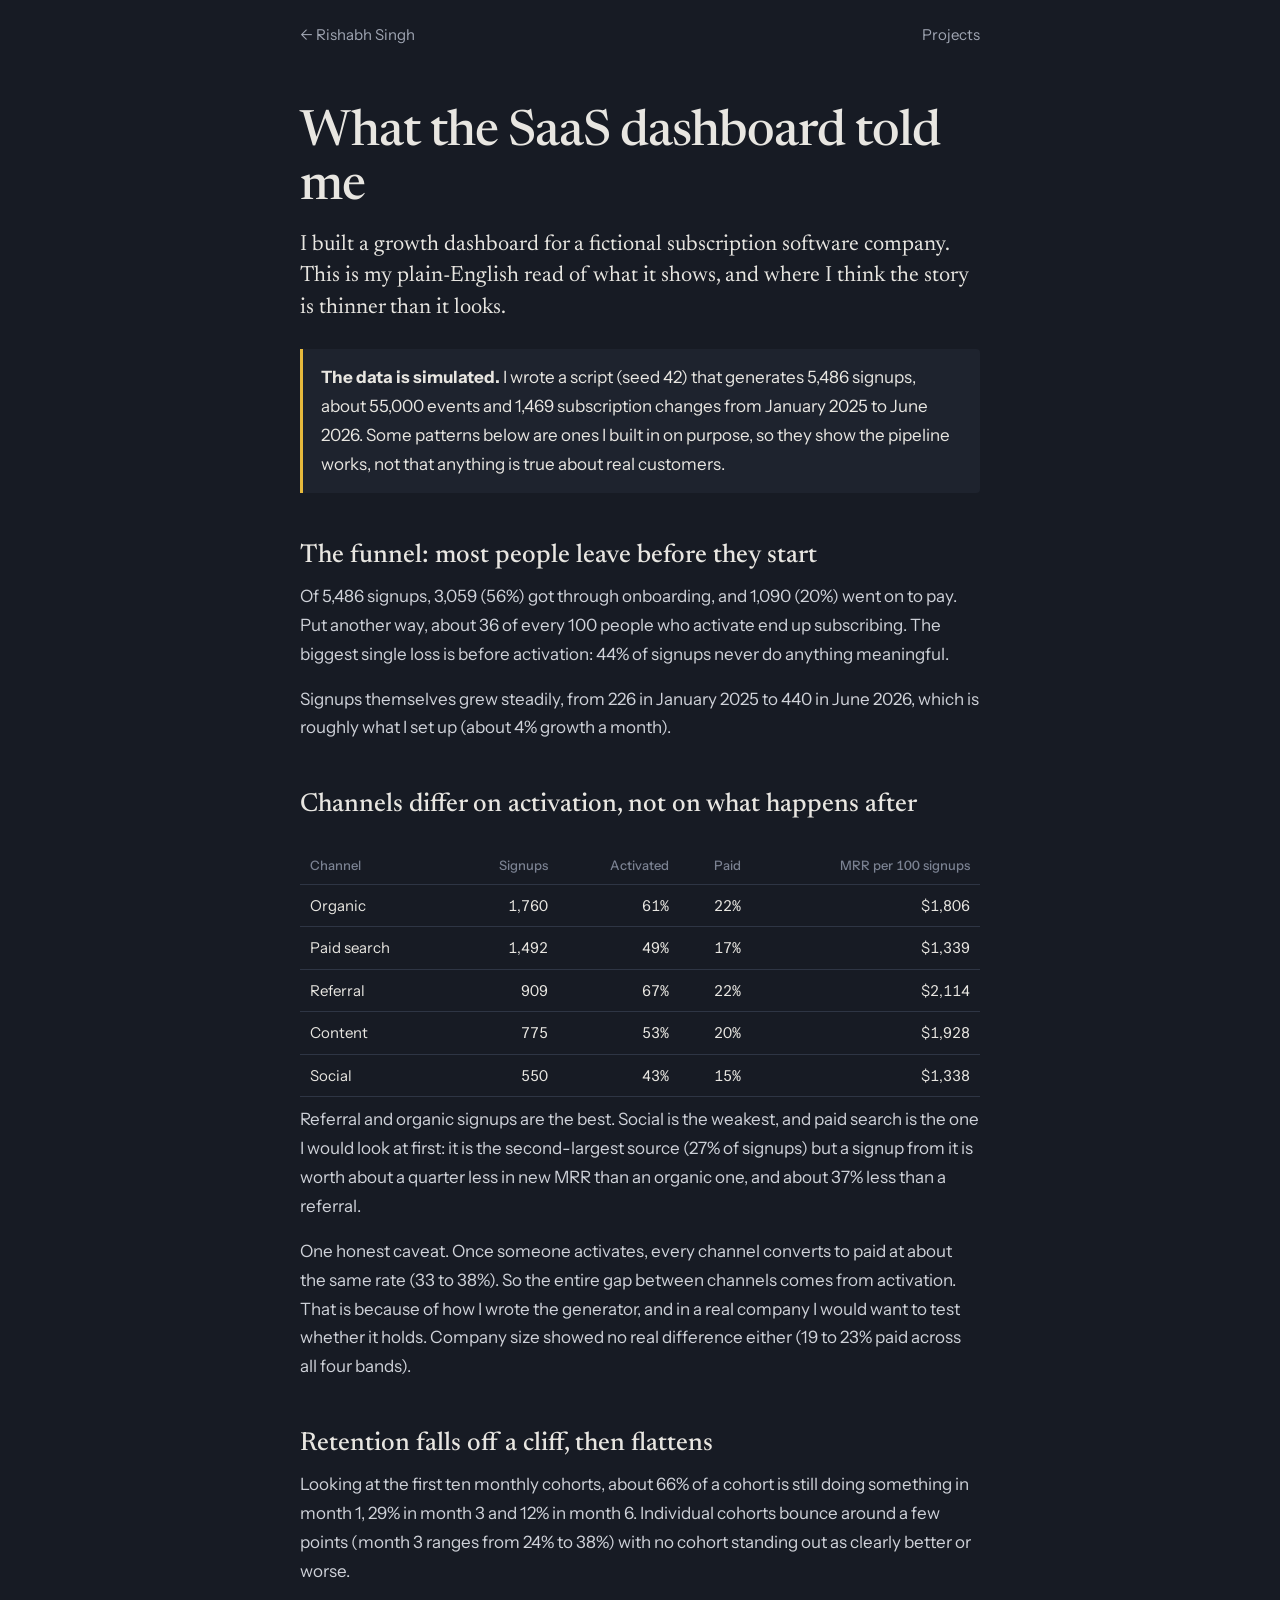
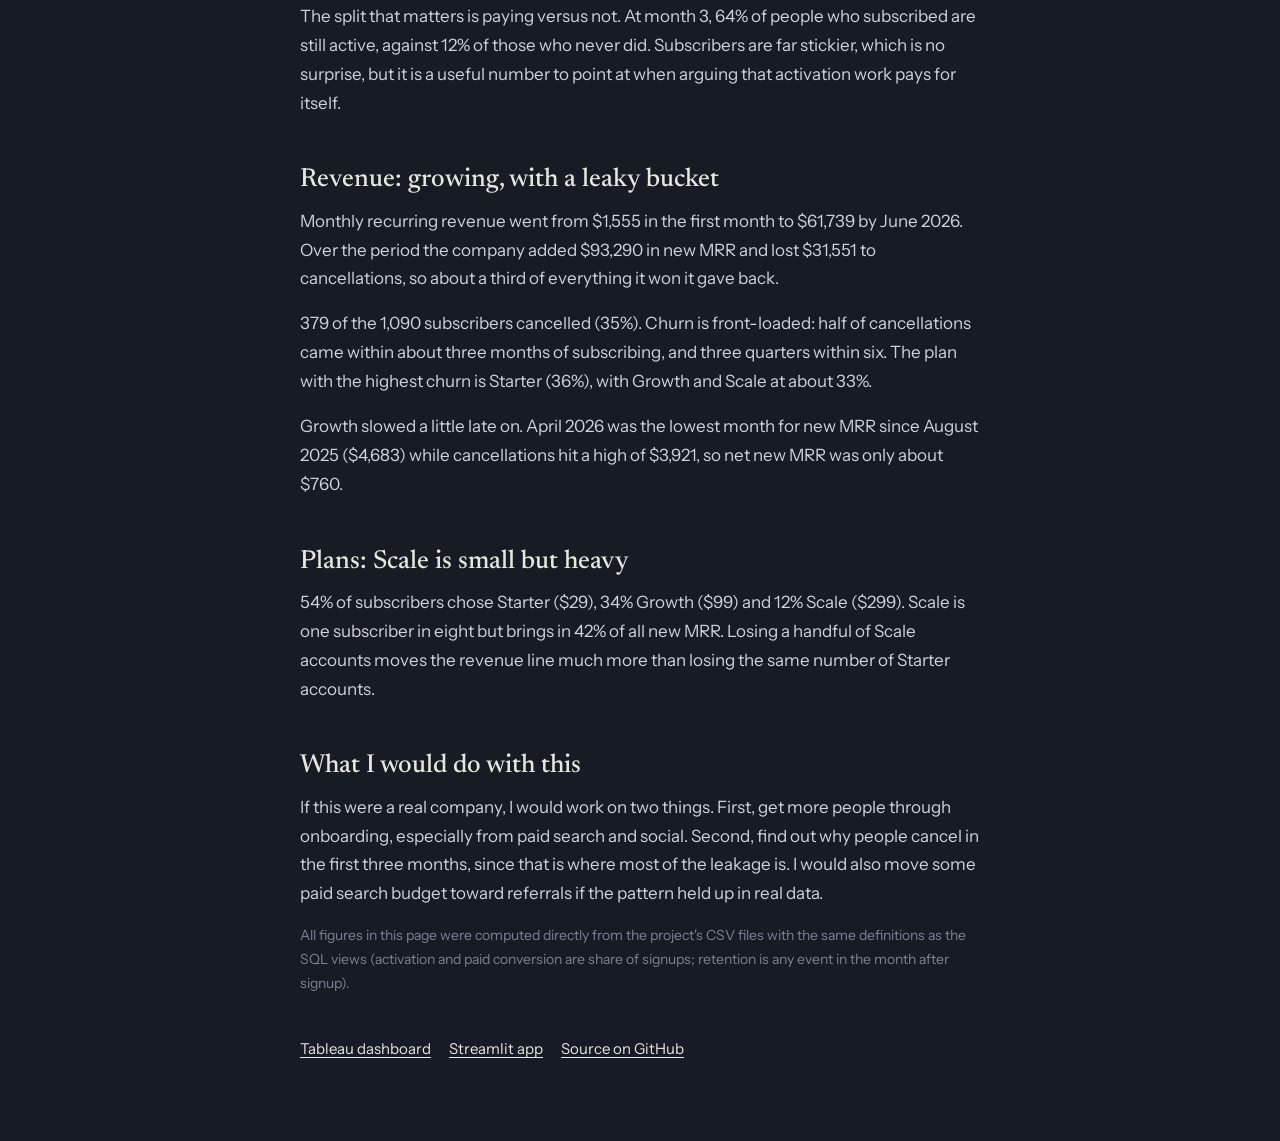
<file: saas-findings.html>
<!DOCTYPE html>
<html lang="en">
<head>
  <meta charset="UTF-8" />
  <meta name="viewport" content="width=device-width, initial-scale=1.0" />
  <title>SaaS growth analytics: what I found | Rishabh Singh</title>
  <meta name="description" content="Plain-language findings from my SaaS growth analytics dashboard. The data is simulated." />
  <link rel="preconnect" href="https://fonts.googleapis.com" />
  <link rel="preconnect" href="https://fonts.gstatic.com" crossorigin />
  <link href="https://fonts.googleapis.com/css2?family=Newsreader:opsz,wght@6..72,400;6..72,500;6..72,600&family=Instrument+Sans:wght@400;500;600&display=swap" rel="stylesheet" />
  <style>
    :root { --bg:#171b24; --surface:#1e232e; --line:#2e3544; --text:#e8e6e1; --muted:#a0a6b3; --faint:#7b8292; --accent:#e6b93c;
      --serif:"Newsreader",Georgia,serif; --sans:"Instrument Sans",system-ui,-apple-system,"Segoe UI",sans-serif; }
    * { box-sizing:border-box; }
    body { margin:0; background:var(--bg); color:var(--text); font-family:var(--sans); font-size:17px; line-height:1.7; -webkit-font-smoothing:antialiased; }
    a { color:var(--text); text-underline-offset:3px; }
    .wrap { width:min(680px, calc(100% - 40px)); margin:0 auto; padding-bottom:80px; }
    .top { padding:22px 0; font-size:15px; display:flex; justify-content:space-between; }
    .top a { color:var(--muted); text-decoration:none; } .top a:hover { color:var(--text); }
    h1 { font-family:var(--serif); font-weight:500; font-size:clamp(34px,6vw,50px); line-height:1.08; letter-spacing:-0.02em; margin:36px 0 16px; }
    h2 { font-family:var(--serif); font-weight:500; font-size:26px; line-height:1.2; margin:48px 0 10px; }
    p { margin:0 0 16px; color:#cfd2d9; }
    .lede { font-family:var(--serif); font-size:22px; line-height:1.45; color:var(--text); }
    .note { border-left:3px solid var(--accent); background:var(--surface); padding:14px 18px; border-radius:0 4px 4px 0; margin:24px 0; color:var(--text); }
    table { width:100%; border-collapse:collapse; margin:14px 0 8px; font-size:15px; }
    th, td { text-align:left; padding:8px 10px; border-bottom:1px solid var(--line); }
    th { color:var(--faint); font-weight:500; font-size:13px; }
    td.n, th.n { text-align:right; font-variant-numeric:tabular-nums; }
    .tw { overflow-x:auto; }
    .small { font-size:14px; color:var(--faint); }
    .links { display:flex; flex-wrap:wrap; gap:18px; margin-top:40px; font-size:15px; }
  </style>
</head>
<body>
<div class="wrap">
  <div class="top"><a href="index.html">&larr; Rishabh Singh</a><a href="index.html#projects">Projects</a></div>

  <h1>What the SaaS dashboard told me</h1>
  <p class="lede">I built a growth dashboard for a fictional subscription software company. This is my plain-English read of what it shows, and where I think the story is thinner than it looks.</p>

  <div class="note"><strong>The data is simulated.</strong> I wrote a script (seed 42) that generates 5,486 signups, about 55,000 events and 1,469 subscription changes from January 2025 to June 2026. Some patterns below are ones I built in on purpose, so they show the pipeline works, not that anything is true about real customers.</div>

  <h2>The funnel: most people leave before they start</h2>
  <p>Of 5,486 signups, 3,059 (56%) got through onboarding, and 1,090 (20%) went on to pay. Put another way, about 36 of every 100 people who activate end up subscribing. The biggest single loss is before activation: 44% of signups never do anything meaningful.</p>
  <p>Signups themselves grew steadily, from 226 in January 2025 to 440 in June 2026, which is roughly what I set up (about 4% growth a month).</p>

  <h2>Channels differ on activation, not on what happens after</h2>
  <div class="tw"><table>
    <tr><th>Channel</th><th class="n">Signups</th><th class="n">Activated</th><th class="n">Paid</th><th class="n">MRR per 100 signups</th></tr>
    <tr><td>Organic</td><td class="n">1,760</td><td class="n">61%</td><td class="n">22%</td><td class="n">$1,806</td></tr>
    <tr><td>Paid search</td><td class="n">1,492</td><td class="n">49%</td><td class="n">17%</td><td class="n">$1,339</td></tr>
    <tr><td>Referral</td><td class="n">909</td><td class="n">67%</td><td class="n">22%</td><td class="n">$2,114</td></tr>
    <tr><td>Content</td><td class="n">775</td><td class="n">53%</td><td class="n">20%</td><td class="n">$1,928</td></tr>
    <tr><td>Social</td><td class="n">550</td><td class="n">43%</td><td class="n">15%</td><td class="n">$1,338</td></tr>
  </table></div>
  <p>Referral and organic signups are the best. Social is the weakest, and paid search is the one I would look at first: it is the second-largest source (27% of signups) but a signup from it is worth about a quarter less in new MRR than an organic one, and about 37% less than a referral.</p>
  <p>One honest caveat. Once someone activates, every channel converts to paid at about the same rate (33 to 38%). So the entire gap between channels comes from activation. That is because of how I wrote the generator, and in a real company I would want to test whether it holds. Company size showed no real difference either (19 to 23% paid across all four bands).</p>

  <h2>Retention falls off a cliff, then flattens</h2>
  <p>Looking at the first ten monthly cohorts, about 66% of a cohort is still doing something in month 1, 29% in month 3 and 12% in month 6. Individual cohorts bounce around a few points (month 3 ranges from 24% to 38%) with no cohort standing out as clearly better or worse.</p>
  <p>The split that matters is paying versus not. At month 3, 64% of people who subscribed are still active, against 12% of those who never did. Subscribers are far stickier, which is no surprise, but it is a useful number to point at when arguing that activation work pays for itself.</p>

  <h2>Revenue: growing, with a leaky bucket</h2>
  <p>Monthly recurring revenue went from $1,555 in the first month to $61,739 by June 2026. Over the period the company added $93,290 in new MRR and lost $31,551 to cancellations, so about a third of everything it won it gave back.</p>
  <p>379 of the 1,090 subscribers cancelled (35%). Churn is front-loaded: half of cancellations came within about three months of subscribing, and three quarters within six. The plan with the highest churn is Starter (36%), with Growth and Scale at about 33%.</p>
  <p>Growth slowed a little late on. April 2026 was the lowest month for new MRR since August 2025 ($4,683) while cancellations hit a high of $3,921, so net new MRR was only about $760.</p>

  <h2>Plans: Scale is small but heavy</h2>
  <p>54% of subscribers chose Starter ($29), 34% Growth ($99) and 12% Scale ($299). Scale is one subscriber in eight but brings in 42% of all new MRR. Losing a handful of Scale accounts moves the revenue line much more than losing the same number of Starter accounts.</p>

  <h2>What I would do with this</h2>
  <p>If this were a real company, I would work on two things. First, get more people through onboarding, especially from paid search and social. Second, find out why people cancel in the first three months, since that is where most of the leakage is. I would also move some paid search budget toward referrals if the pattern held up in real data.</p>

  <p class="small">All figures in this page were computed directly from the project's CSV files with the same definitions as the SQL views (activation and paid conversion are share of signups; retention is any event in the month after signup).</p>

  <div class="links">
    <a href="https://public.tableau.com/views/SaaSGrowthAnalytics/AcquisitionPerformance" target="_blank" rel="noreferrer">Tableau dashboard</a>
    <a href="https://rishabh-saas-analytics.streamlit.app" target="_blank" rel="noreferrer">Streamlit app</a>
    <a href="https://github.com/rishabhsxngh/saas-growth-analytics" target="_blank" rel="noreferrer">Source on GitHub</a>
  </div>
</div>
</body>
</html>
</file>
